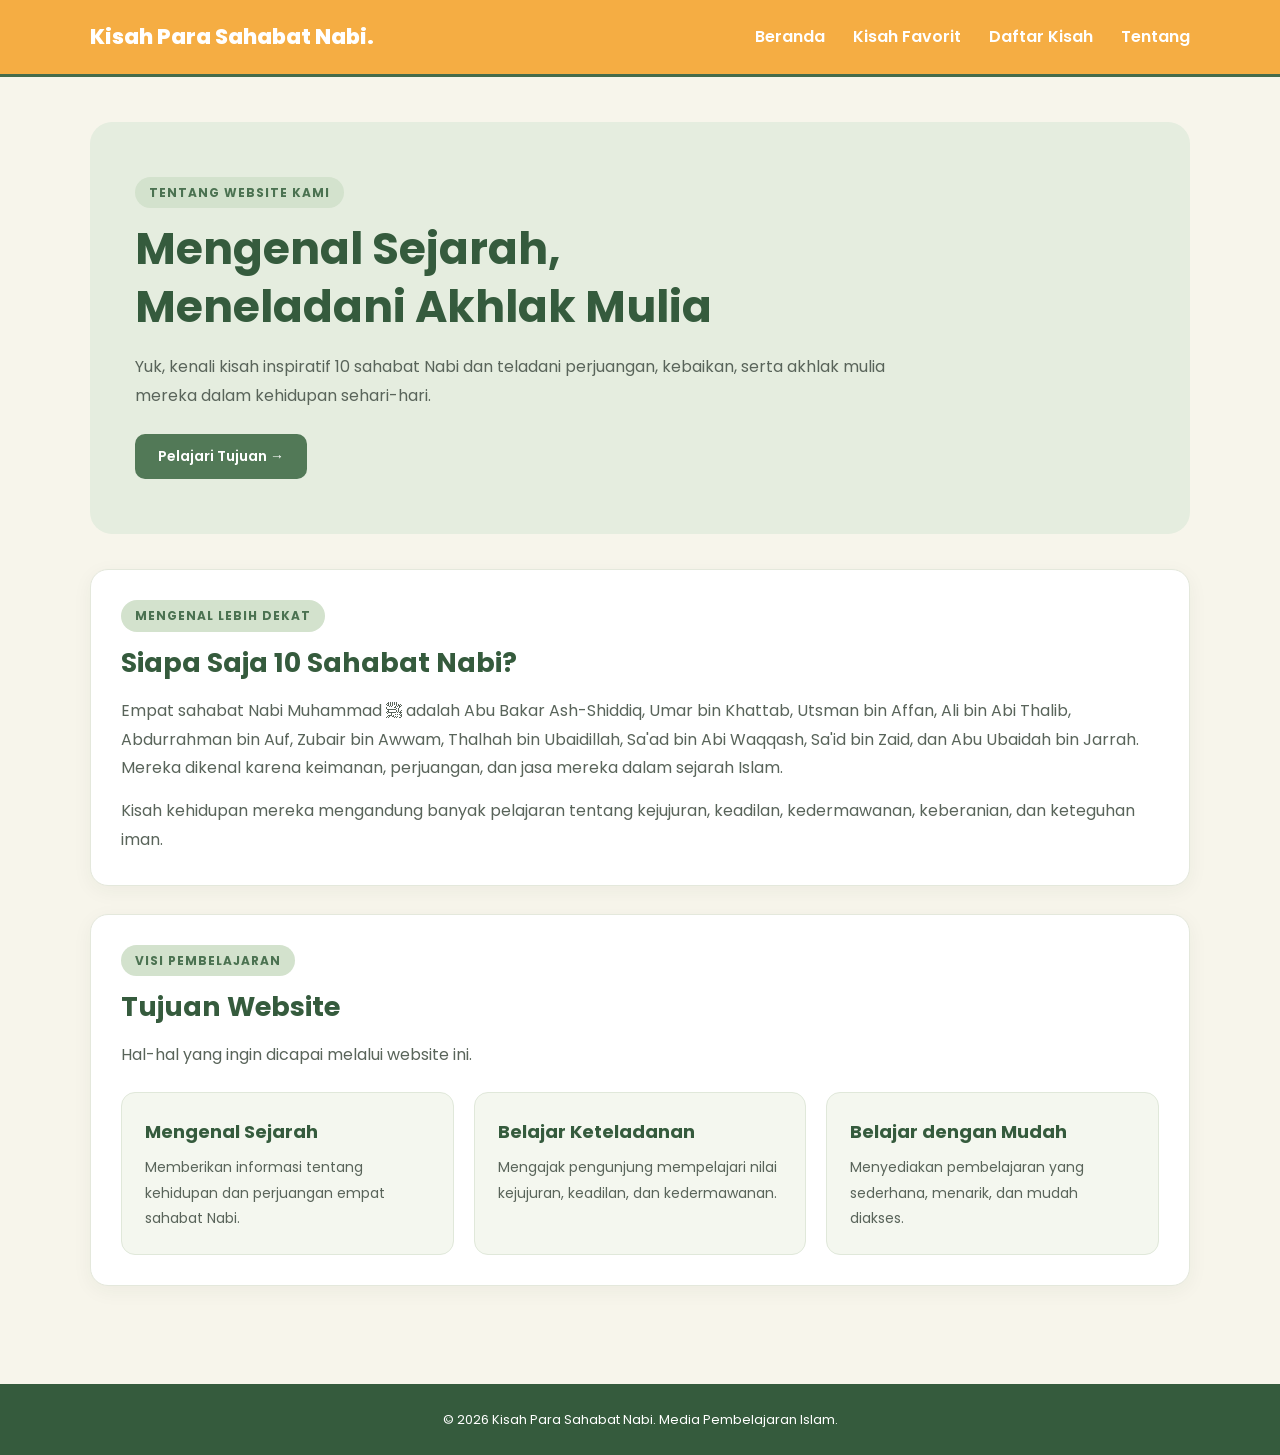
<file: html/tentang.html>
<!doctype html>
<html lang="id">
  <head>
    <meta charset="UTF-8" />
    <meta name="viewport" content="width=device-width, initial-scale=1.0" />
    <title>Tentang</title>
    <link rel="stylesheet" href="../css/tentang.css" />
  </head>
  <body>
    <header class="navbar">
      <a href="../index.html" class="logo"> Kisah Para Sahabat Nabi. </a>

      <nav class="nav-links">
        <a href="../index.html">Beranda</a>
        <a href="../index.html#kisah-favorit">Kisah Favorit</a>
        <a href="daftarkisah.html">Daftar Kisah</a>
        <a href="tentang.html">Tentang</a>
      </nav>
    </header>

    <main>
      <section class="hero">
        <div class="hero-text">
          <span class="label">TENTANG WEBSITE KAMI</span>

          <h1>
            Mengenal Sejarah,<br />
            Meneladani Akhlak Mulia
          </h1>

          <p>
           Yuk, kenali kisah inspiratif 10 sahabat Nabi dan teladani perjuangan,
           kebaikan, serta akhlak mulia mereka dalam kehidupan sehari-hari.
          </p>

          <button
            class="primary-btn"
            onclick="
              document
                .getElementById('tujuan')
                .scrollIntoView({ behavior: 'smooth' })
            "
          >
            Pelajari Tujuan →
          </button>
        </div>
      </section>

      <section class="content-card">
        <span class="label">MENGENAL LEBIH DEKAT</span>

        <h2>Siapa Saja 10 Sahabat Nabi?</h2>

        <p>
          Empat sahabat Nabi Muhammad ﷺ adalah Abu Bakar Ash-Shiddiq, Umar bin
          Khattab, Utsman bin Affan, Ali bin Abi Thalib, Abdurrahman bin Auf,
          Zubair bin Awwam, Thalhah bin Ubaidillah, Sa'ad bin Abi Waqqash, Sa'id bin Zaid,
          dan Abu Ubaidah bin Jarrah. Mereka dikenal karena keimanan, perjuangan, dan jasa 
          mereka dalam sejarah Islam.
        </p>

        <p>
          Kisah kehidupan mereka mengandung banyak pelajaran tentang kejujuran,
          keadilan, kedermawanan, keberanian, dan keteguhan iman.
        </p>
      </section>

      <section class="content-card" id="tujuan">
        <span class="label">VISI PEMBELAJARAN</span>

        <h2>Tujuan Website</h2>

        <p>Hal-hal yang ingin dicapai melalui website ini.</p>

        <div class="tujuan-grid">
          <article class="tujuan-item">
            <h3>Mengenal Sejarah</h3>
            <p>
              Memberikan informasi tentang kehidupan dan perjuangan empat
              sahabat Nabi.
            </p>
          </article>

          <article class="tujuan-item">
            <h3>Belajar Keteladanan</h3>
            <p>
              Mengajak pengunjung mempelajari nilai kejujuran, keadilan, dan
              kedermawanan.
            </p>
          </article>

          <article class="tujuan-item">
            <h3>Belajar dengan Mudah</h3>
            <p>
              Menyediakan pembelajaran yang sederhana, menarik, dan mudah
              diakses.
            </p>
          </article>
        </div>
      </section>
    </main>

    <footer>
      <p>© 2026 Kisah Para Sahabat Nabi. Media Pembelajaran Islam.</p>
    </footer>
  </body>
</html>
</file>
<file: css/tentang.css>
@import url("https://fonts.googleapis.com/css2?family=Poppins:wght@400;500;600;700;800&display=swap");

* {
  margin: 0;
  padding: 0;
  box-sizing: border-box;
}

body {
  font-family: "Poppins", sans-serif;
  background: #f7f5eb;
  color: #263b2c;
  line-height: 1.8;
}

a {
  text-decoration: none;
  color: inherit;
}

.navbar {
  background: #f5ad43;
  padding: 18px 7%;
  display: flex;
  align-items: center;
  justify-content: space-between;
  gap: 25px;
  flex-wrap: wrap;
  border-bottom: 3px solid #456b4b;
}

.logo {
  color: #ffffff;
  font-size: 21px;
  font-weight: 800;
  white-space: nowrap;
}

.nav-links {
  display: flex;
  align-items: center;
  gap: 28px;
  flex-wrap: wrap;
}

.nav-links a {
  color: #ffffff;
  font-weight: 600;
  transition: color 0.2s;
}

.nav-links a:hover {
  color: #355b3d;
}

main {
  width: min(1100px, 86%);
  margin: 0 auto;
  padding: 45px 0 70px;
}

.hero {
  background: #e5eddf;
  border-radius: 22px;
  padding: 55px 45px;
  margin-bottom: 35px;
}

.hero-text {
  max-width: 760px;
}

.label {
  display: inline-block;
  color: #4b7251;
  background: #d3e2cd;
  padding: 5px 14px;
  border-radius: 30px;
  font-size: 12px;
  font-weight: 700;
  letter-spacing: 1px;
  margin-bottom: 12px;
}

h1 {
  color: #355b3d;
  font-size: clamp(30px, 4vw, 44px);
  line-height: 1.3;
  margin-bottom: 18px;
}

h2 {
  color: #355b3d;
  font-size: 27px;
  line-height: 1.4;
  margin-bottom: 15px;
}

h3 {
  color: #355b3d;
  font-size: 18px;
  margin-bottom: 7px;
}

p {
  color: #59645a;
  margin-bottom: 14px;
}

.primary-btn {
  display: inline-block;
  margin-top: 10px;
  padding: 12px 23px;
  border: none;
  border-radius: 10px;
  background: #527957;
  color: white;
  font-family: inherit;
  font-size: 14px;
  font-weight: 600;
  cursor: pointer;
  transition:
    background 0.2s,
    transform 0.2s;
}

.primary-btn:hover {
  background: #355b3d;
  transform: translateY(-2px);
}

.content-card {
  background: #ffffff;
  border: 1px solid #e4e8dc;
  border-radius: 18px;
  padding: 30px;
  margin-bottom: 28px;
  box-shadow: 0 5px 20px rgba(40, 65, 40, 0.05);
}

.content-card p:last-child {
  margin-bottom: 0;
}

.tujuan-grid {
  display: grid;
  grid-template-columns: repeat(3, minmax(0, 1fr));
  gap: 20px;
  margin-top: 22px;
}

.tujuan-item {
  background: #f4f7ef;
  border: 1px solid #e0e8da;
  border-radius: 14px;
  padding: 23px;
}

.tujuan-item p {
  font-size: 14px;
  margin-bottom: 0;
}

footer {
  background: #355b3d;
  color: #ffffff;
  text-align: center;
  padding: 24px 7%;
  font-size: 13px;
}

footer p {
  color: #ffffff;
  margin: 0;
}

@media (max-width: 768px) {
  .navbar {
    padding: 16px 5%;
    flex-direction: column;
    gap: 14px;
  }

  .nav-links {
    justify-content: center;
    gap: 12px 20px;
  }

  .nav-links a {
    font-size: 13px;
  }

  main {
    width: 92%;
    padding-top: 25px;
  }

  .hero {
    padding: 30px 23px;
  }

  .content-card {
    padding: 22px;
  }

  .tujuan-grid {
    grid-template-columns: 1fr;
  }

  h2 {
    font-size: 23px;
  }
}
</file>
